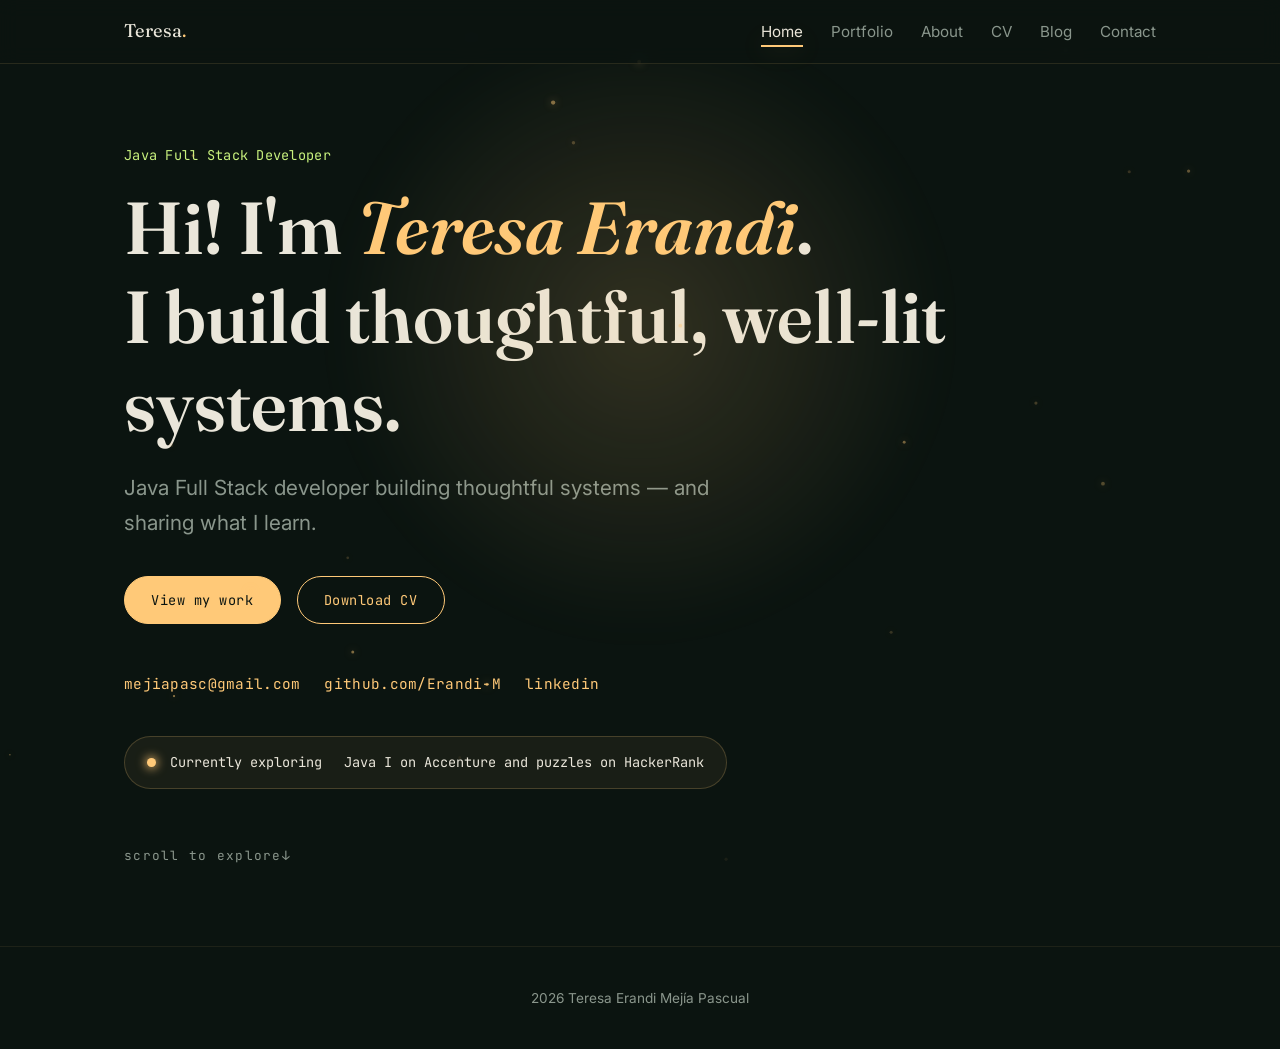
<file: index.html>
<!DOCTYPE html>
<html lang="en">
<head>
  <meta charset="UTF-8" />
  <meta name="viewport" content="width=device-width, initial-scale=1.0" />
  <title>Teresa Erandi Mejía Pascual — Java Full Stack Developer</title>
  <meta name="description" content="Java Full Stack developer building thoughtful systems — and sharing what I learn." />
  <link rel="preconnect" href="https://fonts.googleapis.com" />
  <link rel="preconnect" href="https://fonts.gstatic.com" crossorigin />
  <link href="https://fonts.googleapis.com/css2?family=Fraunces:ital,opsz,wght@0,9..144,400;0,9..144,600;1,9..144,500&family=Inter:wght@400;500;600&family=JetBrains+Mono:wght@400;500&display=swap" rel="stylesheet" />
  <link rel="stylesheet" href="assets/css/style.css" />
</head>
<body>
  <nav class="nav">
    <div class="container">
      <a class="nav__brand" href="index.html">Teresa<span>.</span></a>
      <ul class="nav__links">
        <li><a href="index.html">Home</a></li>
        <li><a href="portfolio.html">Portfolio</a></li>
        <li><a href="about.html">About</a></li>
        <li><a href="cv.html">CV</a></li>
        <li><a href="blog.html">Blog</a></li>
        <li><a href="contact.html">Contact</a></li>
      </ul>
    </div>
  </nav>

  <header class="hero">
    <div class="container">
      <p class="mono hero__eyebrow">Java Full Stack Developer</p>
      <h1>Hi! I'm <em>Teresa Erandi</em>.<br />I build thoughtful, well-lit systems.</h1>
      <p class="hero__tagline">
        Java Full Stack developer building thoughtful systems — and sharing what I learn.
      </p>
      <div class="hero__actions">
        <a class="btn btn--solid" href="portfolio.html">View my work</a>
        <a class="btn" href="assets/cv/teresa-mejia-cv.pdf" target="_blank" rel="noopener">Download CV</a>
      </div>
      <div class="hero__contact mono">
        <a href="mailto:mejiapasc@gmail.com">mejiapasc@gmail.com</a>
        <a href="https://github.com/Erandi-M" target="_blank" rel="noopener">github.com/Erandi-M</a>
        <a href="https://www.linkedin.com/in/teresa-erandi-mejía-pascual-80a5a1313" target="_blank" rel="noopener">linkedin</a>
      </div>
      <div class="lantern">
        <span class="lantern__dot"></span>
        <span>Currently exploring&nbsp;</span>
        <span class="lantern__text">Java I on Accenture and puzzles on HackerRank</span>
      </div>
      <p class="hero__scroll mono">scroll to explore</p>
    </div>
  </header>

  <footer class="footer">
    <div class="container">
       <span id="year"></span> Teresa Erandi Mejía Pascual
    </div>
  </footer>

  <script src="assets/js/main.js"></script>
  <script src="assets/js/fireflies.js"></script>
  <script>document.getElementById('year').textContent = new Date().getFullYear();</script>
</body>
</html>
</file>
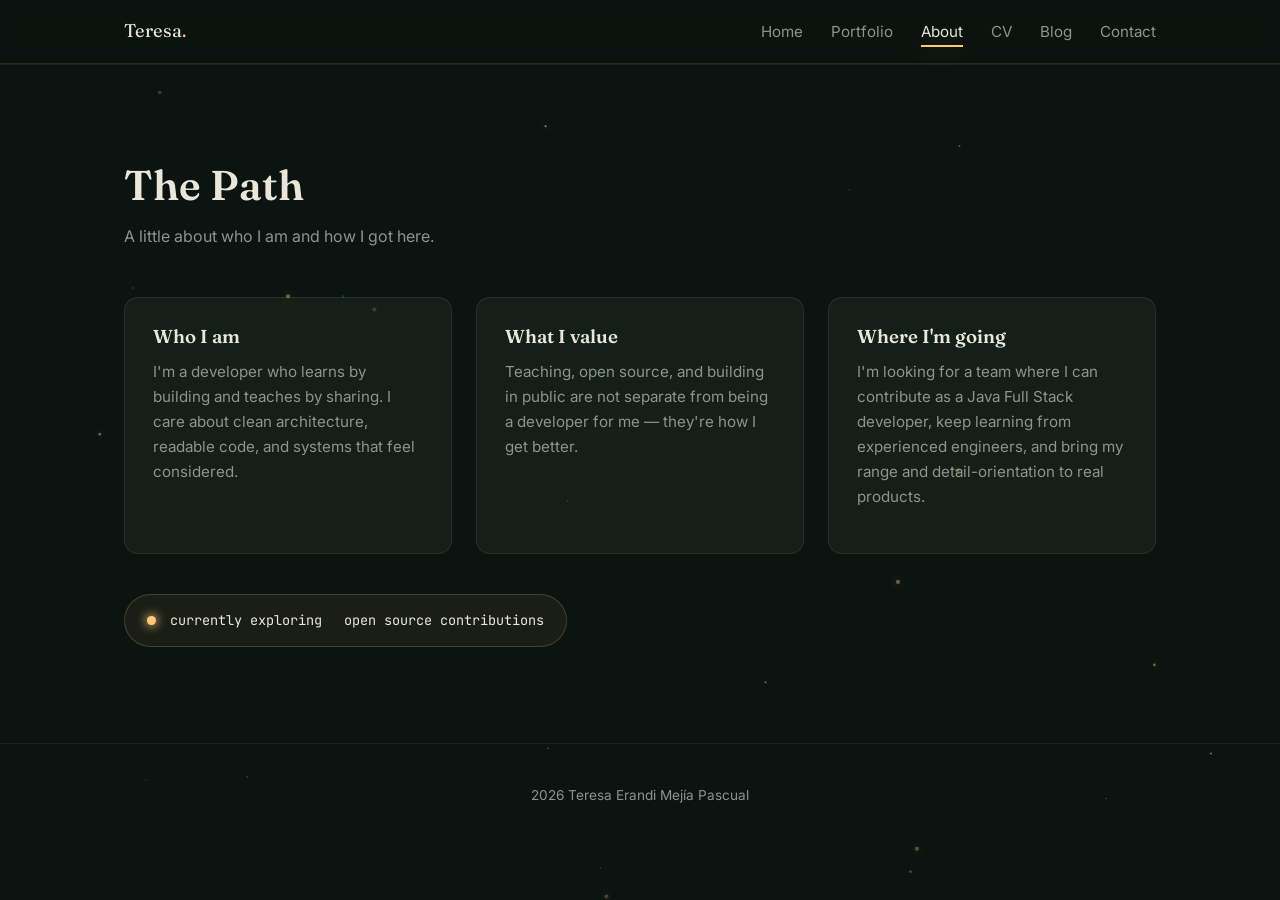
<file: about.html>
<!DOCTYPE html>
<html lang="en">
<head>
  <meta charset="UTF-8" />
  <meta name="viewport" content="width=device-width, initial-scale=1.0" />
  <title>About — Teresa Erandi Mejía Pascual</title>
  <meta name="description" content="About Teresa Erandi Mejía Pascual, Java Full Stack developer." />
  <link rel="preconnect" href="https://fonts.googleapis.com" />
  <link rel="preconnect" href="https://fonts.gstatic.com" crossorigin />
  <link href="https://fonts.googleapis.com/css2?family=Fraunces:ital,opsz,wght@0,9..144,400;0,9..144,600;1,9..144,500&family=Inter:wght@400;500;600&family=JetBrains+Mono:wght@400;500&display=swap" rel="stylesheet" />
  <link rel="stylesheet" href="assets/css/style.css" />
</head>
<body>
  <nav class="nav">
    <div class="container">
      <a class="nav__brand" href="index.html">Teresa<span>.</span></a>
      <ul class="nav__links">
        <li><a href="index.html">Home</a></li>
        <li><a href="portfolio.html">Portfolio</a></li>
        <li><a href="about.html">About</a></li>
        <li><a href="cv.html">CV</a></li>
        <li><a href="blog.html">Blog</a></li>
        <li><a href="contact.html">Contact</a></li>
      </ul>
    </div>
  </nav>

  <main class="section">
    <div class="container">
      <h1 class="section__title reveal">The Path</h1>
      <p class="section__sub reveal">A little about who I am and how I got here.</p>

      <div class="grid">
        <article class="card reveal">
          <h3>Who I am</h3>
          <p>I'm a developer who learns by building and teaches by sharing. I care about clean architecture, readable code, and systems that feel considered.</p>
        </article>

        <article class="card reveal">
          <h3>What I value</h3>
          <p>Teaching, open source, and building in public are not separate from being a developer for me — they're how I get better.</p>
        </article>

        <article class="card reveal">
          <h3>Where I'm going</h3>
          <p>I'm looking for a team where I can contribute as a Java Full Stack developer, keep learning from experienced engineers, and bring my range and detail-orientation to real products.</p>
        </article>
      </div>

      <div class="lantern" style="margin-top:40px;">
        <span class="lantern__dot"></span>
        <span>currently exploring&nbsp;</span>
        <span class="lantern__text">open source contributions</span>
      </div>
    </div>
  </main>

  <footer class="footer">
    <div class="container"> <span id="year"></span> Teresa Erandi Mejía Pascual</div>
  </footer>
  <script src="assets/js/main.js"></script>
  <script src="assets/js/fireflies.js"></script>
  <script>document.getElementById('year').textContent = new Date().getFullYear();</script>
</body>
</html>
</file>
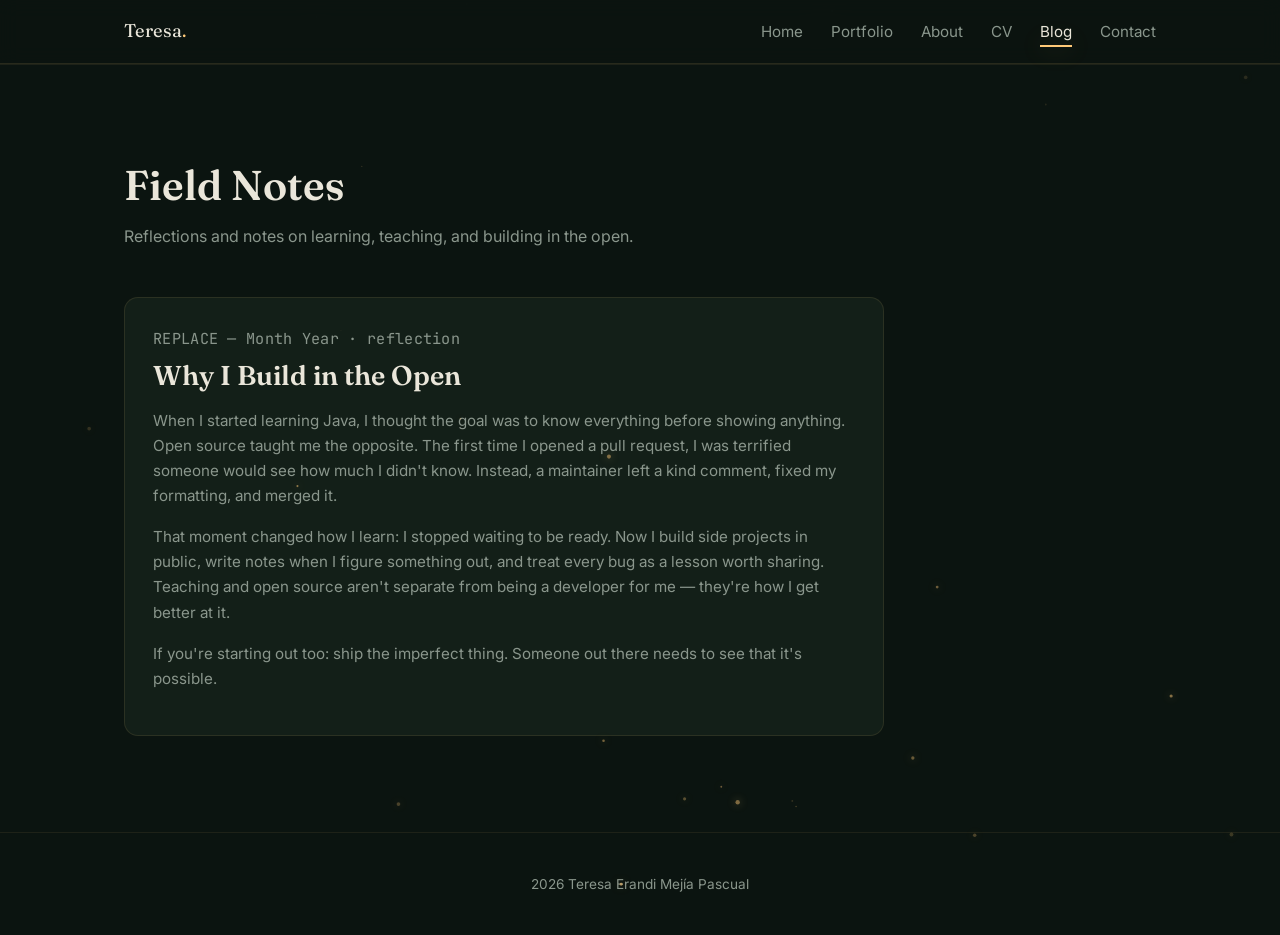
<file: blog.html>
<!DOCTYPE html>
<html lang="en">
<head>
  <meta charset="UTF-8" />
  <meta name="viewport" content="width=device-width, initial-scale=1.0" />
  <title>Blog — Teresa Erandi Mejía Pascual</title>
  <meta name="description" content="Field notes and reflections by Teresa Erandi Mejía Pascual." />
  <link rel="preconnect" href="https://fonts.googleapis.com" />
  <link rel="preconnect" href="https://fonts.gstatic.com" crossorigin />
  <link href="https://fonts.googleapis.com/css2?family=Fraunces:ital,opsz,wght@0,9..144,400;0,9..144,600;1,9..144,500&family=Inter:wght@400;500;600&family=JetBrains+Mono:wght@400;500&display=swap" rel="stylesheet" />
  <link rel="stylesheet" href="assets/css/style.css" />
</head>
<body>
  <nav class="nav">
    <div class="container">
      <a class="nav__brand" href="index.html">Teresa<span>.</span></a>
      <ul class="nav__links">
        <li><a href="index.html">Home</a></li>
        <li><a href="portfolio.html">Portfolio</a></li>
        <li><a href="about.html">About</a></li>
        <li><a href="cv.html">CV</a></li>
        <li><a href="blog.html">Blog</a></li>
        <li><a href="contact.html">Contact</a></li>
      </ul>
    </div>
  </nav>

  <main class="section">
    <div class="container">
      <h1 class="section__title reveal">Field Notes</h1>
      <p class="section__sub reveal">Reflections and notes on learning, teaching, and building in the open.</p>

      <article class="card reveal" style="max-width:760px;">
        <p class="mono muted" style="margin-bottom:8px;">REPLACE — Month Year · reflection</p>
        <h2 style="font-size:1.7rem;margin-bottom:16px;">Why I Build in the Open</h2>
        <p>When I started learning Java, I thought the goal was to know everything before showing anything. Open source taught me the opposite. The first time I opened a pull request, I was terrified someone would see how much I didn't know. Instead, a maintainer left a kind comment, fixed my formatting, and merged it.</p>
        <p style="margin-top:16px;">That moment changed how I learn: I stopped waiting to be ready. Now I build side projects in public, write notes when I figure something out, and treat every bug as a lesson worth sharing. Teaching and open source aren't separate from being a developer for me — they're how I get better at it.</p>
        <p style="margin-top:16px;">If you're starting out too: ship the imperfect thing. Someone out there needs to see that it's possible.</p>
      </article>
    </div>
  </main>

  <footer class="footer">
    <div class="container"> <span id="year"></span> Teresa Erandi Mejía Pascual</div>
  </footer>
  <script src="assets/js/main.js"></script>
  <script src="assets/js/fireflies.js"></script>
  <script>document.getElementById('year').textContent = new Date().getFullYear();</script>
</body>
</html>
</file>
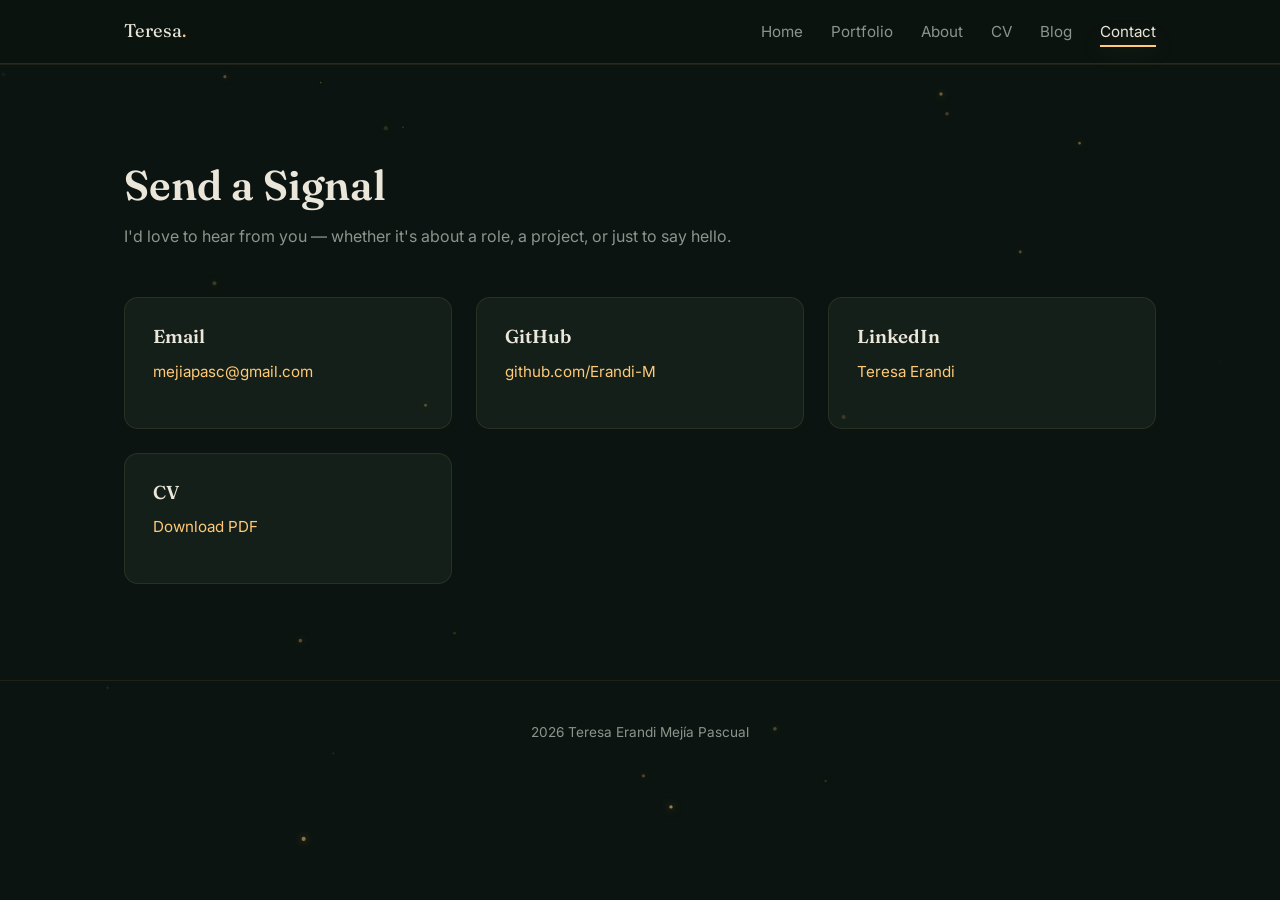
<file: contact.html>
<!DOCTYPE html>
<html lang="en">
<head>
  <meta charset="UTF-8" />
  <meta name="viewport" content="width=device-width, initial-scale=1.0" />
  <title>Contact — Teresa Erandi Mejía Pascual</title>
  <meta name="description" content="Contact Teresa Erandi Mejía Pascual." />
  <link rel="preconnect" href="https://fonts.googleapis.com" />
  <link rel="preconnect" href="https://fonts.gstatic.com" crossorigin />
  <link href="https://fonts.googleapis.com/css2?family=Fraunces:ital,opsz,wght@0,9..144,400;0,9..144,600;1,9..144,500&family=Inter:wght@400;500;600&family=JetBrains+Mono:wght@400;500&display=swap" rel="stylesheet" />
  <link rel="stylesheet" href="assets/css/style.css" />
</head>
<body>
  <nav class="nav">
    <div class="container">
      <a class="nav__brand" href="index.html">Teresa<span>.</span></a>
      <ul class="nav__links">
        <li><a href="index.html">Home</a></li>
        <li><a href="portfolio.html">Portfolio</a></li>
        <li><a href="about.html">About</a></li>
        <li><a href="cv.html">CV</a></li>
        <li><a href="blog.html">Blog</a></li>
        <li><a href="contact.html">Contact</a></li>
      </ul>
    </div>
  </nav>

  <main class="section">
    <div class="container">
      <h1 class="section__title reveal">Send a Signal</h1>
      <p class="section__sub reveal">I'd love to hear from you — whether it's about a role, a project, or just to say hello.</p>

      <div class="grid">
        <article class="card reveal">
          <h3>Email</h3>
          <p><a href="mailto:mejiapasc@gmail.com">mejiapasc@gmail.com</a></p>
        </article>
        <article class="card reveal">
          <h3>GitHub</h3>
          <p><a href="https://github.com/Erandi-M" target="_blank" rel="noopener">github.com/Erandi-M</a></p>
        </article>
        <article class="card reveal">
          <h3>LinkedIn</h3>
          <p><a href="https://www.linkedin.com/in/teresa-erandi-mejía-pascual-80a5a1313" target="_blank" rel="noopener">Teresa Erandi</a></p>
        </article>
        <article class="card reveal">
          <h3>CV</h3>
          <p><a href="assets/cv/teresa-mejia-cv.pdf" target="_blank" rel="noopener">Download PDF</a></p>
        </article>
      </div>
    </div>
  </main>

  <footer class="footer">
    <div class="container"> <span id="year"></span> Teresa Erandi Mejía Pascual</div>
  </footer>
  <script src="assets/js/main.js"></script>
  <script src="assets/js/fireflies.js"></script>
  <script>document.getElementById('year').textContent = new Date().getFullYear();</script>
</body>
</html>
</file>
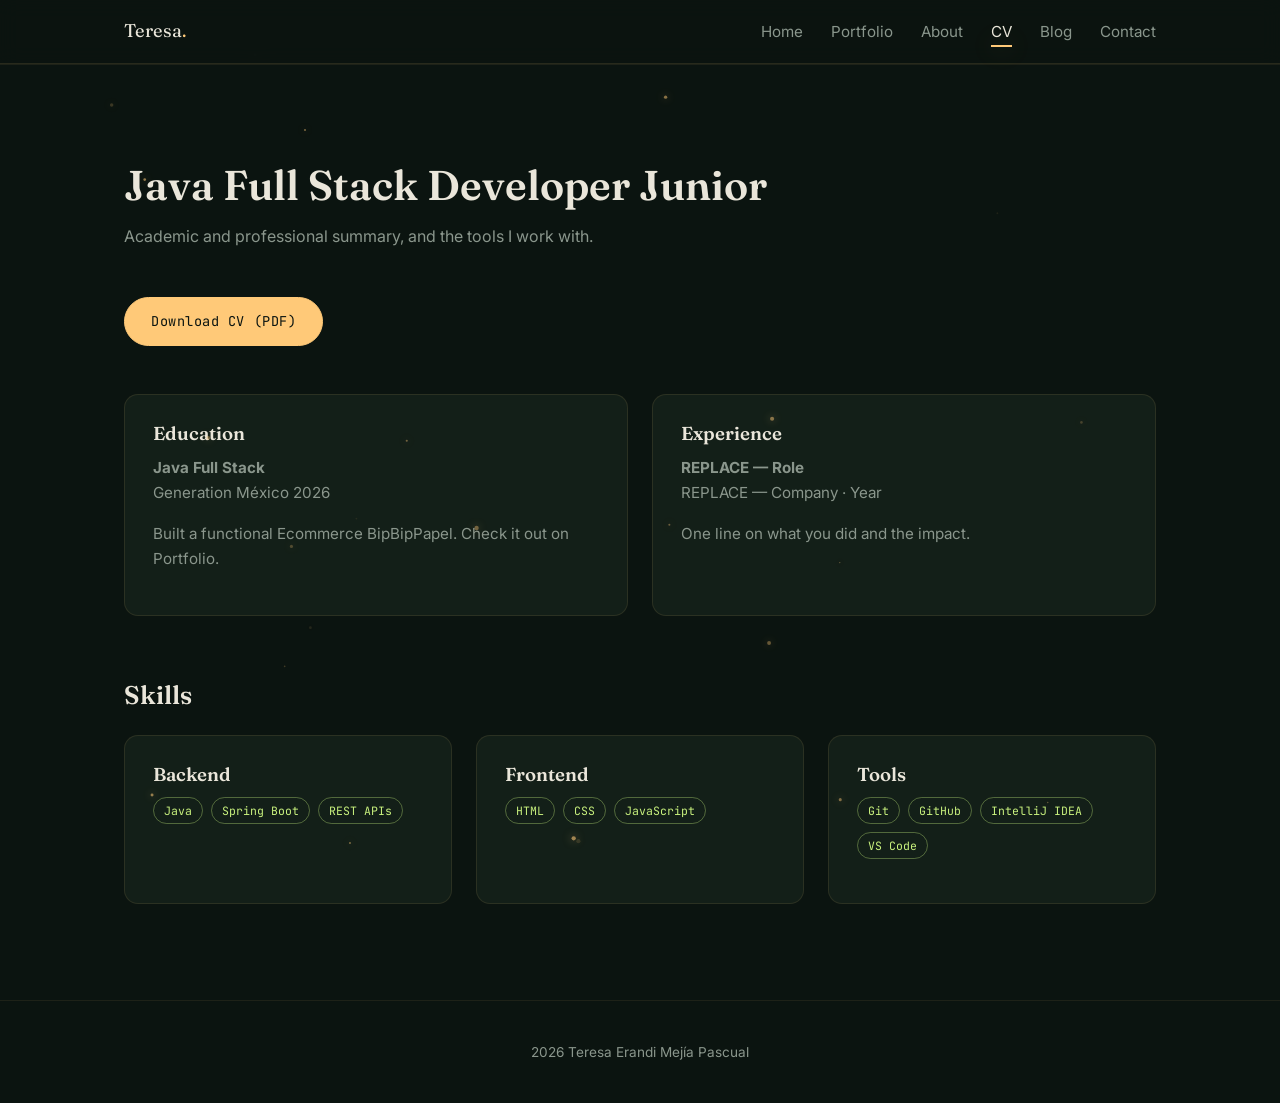
<file: cv.html>
<!DOCTYPE html>
<html lang="en">
<head>
  <meta charset="UTF-8" />
  <meta name="viewport" content="width=device-width, initial-scale=1.0" />
  <title>CV — Teresa Erandi Mejía Pascual</title>
  <meta name="description" content="CV and skills of Teresa Erandi Mejía Pascual." />
  <link rel="preconnect" href="https://fonts.googleapis.com" />
  <link rel="preconnect" href="https://fonts.gstatic.com" crossorigin />
  <link href="https://fonts.googleapis.com/css2?family=Fraunces:ital,opsz,wght@0,9..144,400;0,9..144,600;1,9..144,500&family=Inter:wght@400;500;600&family=JetBrains+Mono:wght@400;500&display=swap" rel="stylesheet" />
  <link rel="stylesheet" href="assets/css/style.css" />
</head>
<body>
  <nav class="nav">
    <div class="container">
      <a class="nav__brand" href="index.html">Teresa<span>.</span></a>
      <ul class="nav__links">
        <li><a href="index.html">Home</a></li>
        <li><a href="portfolio.html">Portfolio</a></li>
        <li><a href="about.html">About</a></li>
        <li><a href="cv.html">CV</a></li>
        <li><a href="blog.html">Blog</a></li>
        <li><a href="contact.html">Contact</a></li>
      </ul>
    </div>
  </nav>

  <main class="section">
    <div class="container">
      <h1 class="section__title reveal">Java Full Stack Developer Junior</h1>
      <p class="section__sub reveal">Academic and professional summary, and the tools I work with.</p>

      <div style="margin-bottom:48px;" class="reveal">
        <a class="btn btn--solid" href="assets/cv/teresa-mejia-cv.pdf" target="_blank" rel="noopener">Download CV (PDF)</a>
      </div>

      <div class="grid">
        <article class="card reveal">
          <h3>Education</h3>
          <p><strong>Java Full Stack</strong><br />Generation México 2026</p>
          <p class="muted">Built a functional Ecommerce BipBipPapel. Check it out on Portfolio.</p>
        </article>

        <article class="card reveal">
          <h3>Experience</h3>
          <p><strong>REPLACE — Role</strong><br />REPLACE — Company · Year</p>
          <p class="muted">One line on what you did and the impact.</p>
        </article>
      </div>

      <h2 class="section__title reveal" style="margin-top:64px;font-size:1.6rem;">Skills</h2>
      <div class="grid" style="margin-top:24px;">
        <article class="card reveal">
          <h3>Backend</h3>
          <div class="tags"><span class="tag">Java</span><span class="tag">Spring Boot</span><span class="tag">REST APIs</span><!--<span class="tag">Maven</span></div>-->
        </article>
        <article class="card reveal">
          <h3>Frontend</h3>
          <div class="tags"><span class="tag">HTML</span><span class="tag">CSS</span><span class="tag">JavaScript</span><!--<span class="tag">REPLACE</span></div>-->
        </article>
        <!--
        <article class="card reveal">
          <h3>Database</h3>
          <div class="tags"><span class="tag">SQL</span><span class="tag">MySQL</span><span class="tag">PostgreSQL</span></div>
        </article>
        -->
        <article class="card reveal">
          <h3>Tools</h3>
          <div class="tags"><span class="tag">Git</span><span class="tag">GitHub</span><span class="tag">IntelliJ IDEA</span><span class="tag">VS Code</span></div>
        </article>
      </div>
    </div>
  </main>

  <footer class="footer">
    <div class="container"> <span id="year"></span> Teresa Erandi Mejía Pascual</div>
  </footer>
  <script src="assets/js/main.js"></script>
  <script src="assets/js/fireflies.js"></script>
  <script>document.getElementById('year').textContent = new Date().getFullYear();</script>
</body>
</html>
</file>
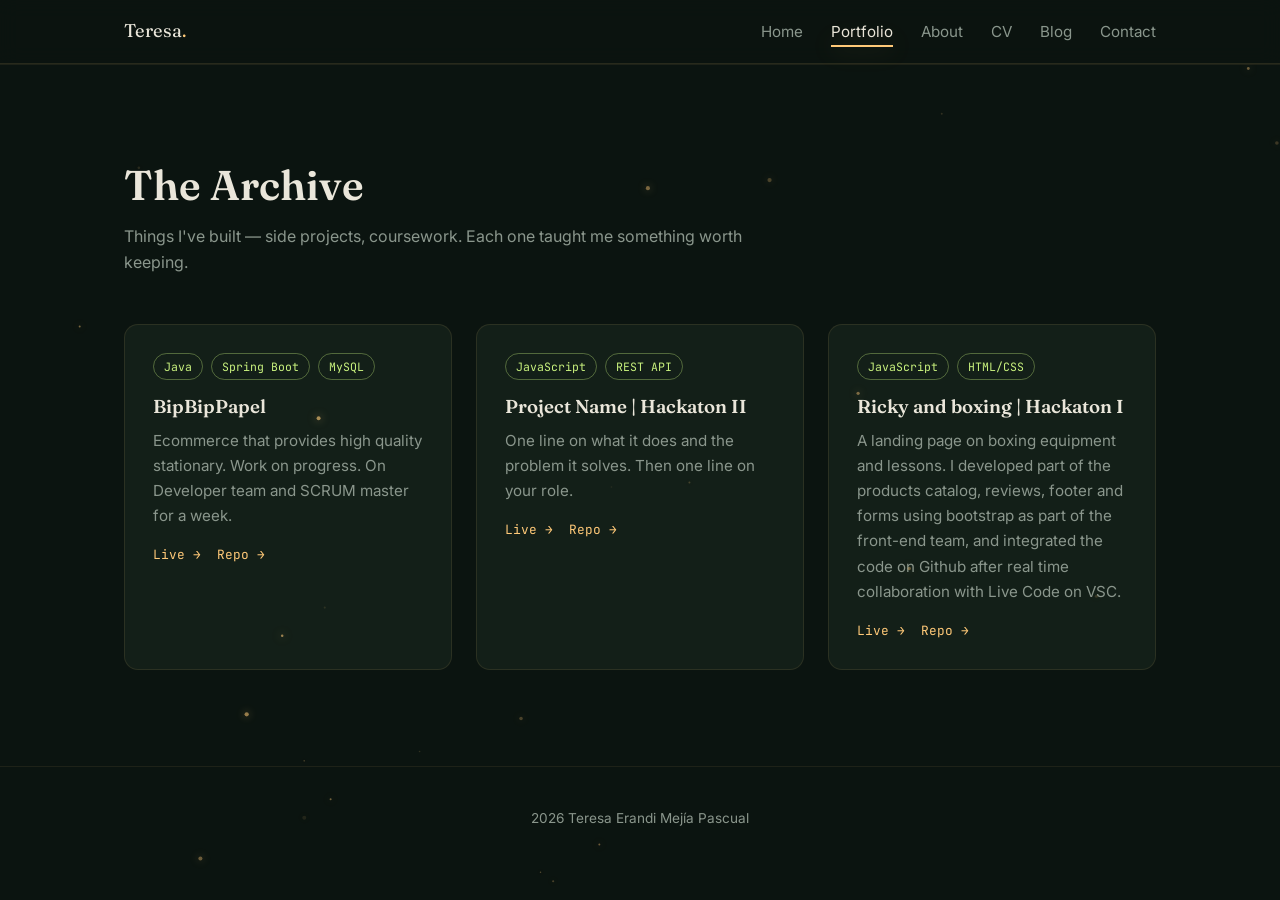
<file: portfolio.html>
<!DOCTYPE html>
<html lang="en">
<head>
  <meta charset="UTF-8" />
  <meta name="viewport" content="width=device-width, initial-scale=1.0" />
  <title>Portfolio — Teresa Erandi Mejía Pascual</title>
  <meta name="description" content="Projects by Teresa Erandi Mejía Pascual, Java Full Stack developer." />
  <link rel="preconnect" href="https://fonts.googleapis.com" />
  <link rel="preconnect" href="https://fonts.gstatic.com" crossorigin />
  <link href="https://fonts.googleapis.com/css2?family=Fraunces:ital,opsz,wght@0,9..144,400;0,9..144,600;1,9..144,500&family=Inter:wght@400;500;600&family=JetBrains+Mono:wght@400;500&display=swap" rel="stylesheet" />
  <link rel="stylesheet" href="assets/css/style.css" />
</head>
<body>
  <nav class="nav">
    <div class="container">
      <a class="nav__brand" href="index.html">Teresa<span>.</span></a>
      <ul class="nav__links">
        <li><a href="index.html">Home</a></li>
        <li><a href="portfolio.html">Portfolio</a></li>
        <li><a href="about.html">About</a></li>
        <li><a href="cv.html">CV</a></li>
        <li><a href="blog.html">Blog</a></li>
        <li><a href="contact.html">Contact</a></li>
      </ul>
    </div>
  </nav>

  <main class="section">
    <div class="container">
      <h1 class="section__title reveal">The Archive</h1>
      <p class="section__sub reveal">Things I've built — side projects, coursework. Each one taught me something worth keeping.</p>

      <div class="grid">
        <!-- REPLACE each card with your real projects -->
        <article class="card reveal">
          <div class="tags">
            <span class="tag">Java</span><span class="tag">Spring Boot</span><span class="tag">MySQL</span>
          </div>
          <h3>BipBipPapel</h3>
          <p>Ecommerce that provides high quality stationary. Work on progress. On Developer team and SCRUM master for a week.</p>
          <div class="card__links">
            <a href="REPLACE-live-url" target="_blank" rel="noopener">Live →</a>
            <a href="https://github.com/DanielMirandaAyalaDev/BipBipPapel" target="_blank" rel="noopener">Repo →</a>
          </div>
        </article>

        <article class="card reveal">
          <div class="tags">
            <span class="tag">JavaScript</span><span class="tag">REST API</span>
          </div>
          <h3>Project Name | Hackaton II</h3>
          <p>One line on what it does and the problem it solves. Then one line on your role.</p>
          <div class="card__links">
            <a href="REPLACE-live-url" target="_blank" rel="noopener">Live →</a>
            <a href="https://github.com/Erandi-M/REPLACE-repo" target="_blank" rel="noopener">Repo →</a>
          </div>
        </article>

        <article class="card reveal">
          <div class="tags">
            <!--<span class="tag">Java</span>--><span class="tag">JavaScript</span><span class="tag">HTML/CSS</span>
          </div>
          <h3>Ricky and boxing | Hackaton I</h3>
          <p>A landing page on boxing equipment and lessons. 
            I developed part of the products catalog, reviews, footer and forms using bootstrap as part of the front-end team, and
            integrated the code on Github after real time collaboration with Live Code on VSC.</p>
          <div class="card__links">
            <a href="REPLACE-live-url" target="_blank" rel="noopener">Live →</a>
            <a href="https://github.com/aztrax369i/Ricky_and_boxing" target="_blank" rel="noopener">Repo →</a>
          </div>
        </article>
      </div>
    </div>
  </main>

  <footer class="footer">
    <div class="container"> <span id="year"></span> Teresa Erandi Mejía Pascual</div>
  </footer>
  <script src="assets/js/main.js"></script>
  <script src="assets/js/fireflies.js"></script>
  <script>document.getElementById('year').textContent = new Date().getFullYear();</script>
</body>
</html>
</file>
<file: assets/css/style.css>
/* ============ LUMINA — Teresa Erandi Mejía Pascual ============ */
:root {
  --bg-forest:      #0B1410;
  --bg-surface:     #131F18;
  --text-parchment: #EAE6DA;
  --text-muted:     #8A968C;
  --accent-candle:  #FFC978;
  --accent-firefly: #C9F27E;
  --accent-fairy:   #7FD7E8;

  --font-display: 'Fraunces', Georgia, serif;
  --font-body:    'Inter', system-ui, sans-serif;
  --font-mono:    'JetBrains Mono', monospace;

  --radius: 14px;
  --maxw: 1080px;
  --nav-h: 64px;

  --glow-candle: 0 0 24px rgba(255, 201, 120, .35);
  --glow-soft:   0 0 40px rgba(255, 201, 120, .12);
}

* { box-sizing: border-box; margin: 0; padding: 0; }

html { scroll-behavior: smooth; }

body {
  background: var(--bg-forest);
  color: var(--text-parchment);
  font-family: var(--font-body);
  line-height: 1.65;
  min-height: 100vh;
  overflow-x: hidden;
  -webkit-font-smoothing: antialiased;
}

a { color: var(--accent-candle); text-decoration: none; transition: color .25s, text-shadow .25s; }
a:hover { color: #ffdba0; text-shadow: var(--glow-candle); }

h1, h2, h3 { font-family: var(--font-display); font-weight: 600; line-height: 1.2; }

.mono { font-family: var(--font-mono); font-size: .85em; letter-spacing: .02em; }
.muted { color: var(--text-muted); }

.container { max-width: var(--maxw); margin: 0 auto; padding: 0 24px; }

/* ---------- Navigation ---------- */
.nav {
  position: sticky; top: 0; z-index: 50;
  height: var(--nav-h);
  display: flex; align-items: center;
  background: rgba(11, 20, 16, .82);
  backdrop-filter: blur(10px);
  border-bottom: 1px solid rgba(255, 201, 120, .12);
}
.nav .container { display: flex; align-items: center; justify-content: space-between; width: 100%; }
.nav__brand { font-family: var(--font-display); font-size: 1.15rem; color: var(--text-parchment); }
.nav__brand span { color: var(--accent-candle); }
.nav__links { display: flex; gap: 28px; list-style: none; }
.nav__links a { color: var(--text-muted); font-size: .95rem; position: relative; }
.nav__links a::after {
  content: ""; position: absolute; left: 0; bottom: -6px; height: 2px; width: 0;
  background: var(--accent-candle); box-shadow: var(--glow-candle);
  transition: width .3s ease;
}
.nav__links a:hover, .nav__links a.active { color: var(--text-parchment); }
.nav__links a:hover::after, .nav__links a.active::after { width: 100%; }

/* ---------- Buttons ---------- */
.btn {
  display: inline-block; padding: 12px 26px; border-radius: 999px;
  border: 1px solid var(--accent-candle); color: var(--accent-candle);
  font-family: var(--font-mono); font-size: .85rem; letter-spacing: .04em;
  background: transparent; cursor: pointer;
  transition: transform .25s ease, box-shadow .3s ease, background .3s ease, color .3s ease;
}
.btn:hover {
  background: var(--accent-candle); color: var(--bg-forest);
  transform: translateY(-2px); box-shadow: var(--glow-candle);
}
.btn--solid { background: var(--accent-candle); color: var(--bg-forest); }
.btn--solid:hover { background: #ffdba0; }

/* ---------- Hero ---------- */
.hero {
  position: relative; min-height: calc(100vh - var(--nav-h));
  display: flex; flex-direction: column; justify-content: center;
  padding: 80px 0; overflow: hidden;
}
.hero::before {
  content: ""; position: absolute; top: 30%; left: 50%; transform: translate(-50%, -50%);
  width: 620px; height: 620px; border-radius: 50%;
  background: radial-gradient(circle, rgba(255,201,120,.16) 0%, transparent 70%);
  filter: blur(20px); pointer-events: none;
  animation: pulse 7s ease-in-out infinite;
}
@keyframes pulse { 0%,100% { opacity: .7; } 50% { opacity: 1; } }
.hero__eyebrow { color: var(--accent-firefly); margin-bottom: 18px; }
.hero h1 { font-size: clamp(2.6rem, 6vw, 4.6rem); margin-bottom: 22px; }
.hero h1 em { font-style: italic; color: var(--accent-candle); }
.hero__tagline { font-size: clamp(1.05rem, 2vw, 1.3rem); color: var(--text-muted); max-width: 640px; margin-bottom: 36px; }
.hero__actions { display: flex; gap: 16px; flex-wrap: wrap; margin-bottom: 48px; }
.hero__contact { display: flex; gap: 24px; flex-wrap: wrap; font-size: .9rem; }
.hero__scroll { margin-top: 56px; color: var(--text-muted); font-size: .8rem; letter-spacing: .1em; }
.hero__scroll::after { content: " ↓"; animation: bob 1.8s ease-in-out infinite; display: inline-block; }
@keyframes bob { 0%,100% { transform: translateY(0); } 50% { transform: translateY(6px); } }

/* ---------- Sections ---------- */
.section { padding: 96px 0; border-top: 1px solid rgba(255,201,120,.08); }
.section__title { font-size: clamp(1.8rem, 3.5vw, 2.6rem); margin-bottom: 12px; }
.section__sub { color: var(--text-muted); margin-bottom: 48px; max-width: 620px; }

/* ---------- Cards / grid ---------- */
.grid { display: grid; gap: 24px; grid-template-columns: repeat(auto-fit, minmax(280px, 1fr)); }
.card {
  background: var(--bg-surface); border: 1px solid rgba(255,201,120,.1);
  border-radius: var(--radius); padding: 28px;
  transition: transform .3s ease, box-shadow .3s ease, border-color .3s ease;
}
.card:hover {
  transform: translateY(-4px);
  box-shadow: var(--glow-soft);
  border-color: rgba(255,201,120,.4);
}
.card h3 { margin-bottom: 10px; color: var(--text-parchment); }
.card p { color: var(--text-muted); font-size: .95rem; margin-bottom: 16px; }
.card__links { display: flex; gap: 16px; font-family: var(--font-mono); font-size: .8rem; }
.tags { display: flex; gap: 8px; flex-wrap: wrap; margin-bottom: 16px; }
.tag {
  font-family: var(--font-mono); font-size: .72rem; padding: 3px 10px;
  border-radius: 999px; border: 1px solid rgba(201,242,126,.35); color: var(--accent-firefly);
}

/* ---------- Currently exploring lantern ---------- */
.lantern {
  margin-top: 40px; display: inline-flex; align-items: center; gap: 14px;
  padding: 14px 22px; border-radius: 999px;
  background: rgba(255,201,120,.06); border: 1px solid rgba(255,201,120,.2);
  font-family: var(--font-mono); font-size: .85rem;
}
.lantern__dot {
  width: 9px; height: 9px; border-radius: 50%; background: var(--accent-candle);
  box-shadow: 0 0 10px 2px rgba(255,201,120,.7); animation: flicker 2.4s infinite;
}
@keyframes flicker { 0%,100% { opacity: 1; } 50% { opacity: .4; } }
.lantern__text { color: var(--text-parchment); transition: opacity .4s; }

/* ---------- Scroll reveal ---------- */
.reveal { opacity: 0; transform: translateY(24px); transition: opacity .7s ease, transform .7s ease; }
.reveal.visible { opacity: 1; transform: none; }

/* ---------- Footer ---------- */
.footer {
  padding: 40px 0; border-top: 1px solid rgba(255,201,120,.08);
  color: var(--text-muted); font-size: .85rem; text-align: center;
}

/* ---------- Accessibility / responsive ---------- */
@media (prefers-reduced-motion: reduce) {
  *, *::before, *::after { animation: none !important; transition: none !important; }
  .reveal { opacity: 1; transform: none; }
}
@media (max-width: 720px) {
  .nav__links { gap: 16px; font-size: .85rem; }
  .nav__links a { font-size: .85rem; }
  .hero { padding: 56px 0; }
}
</file>
